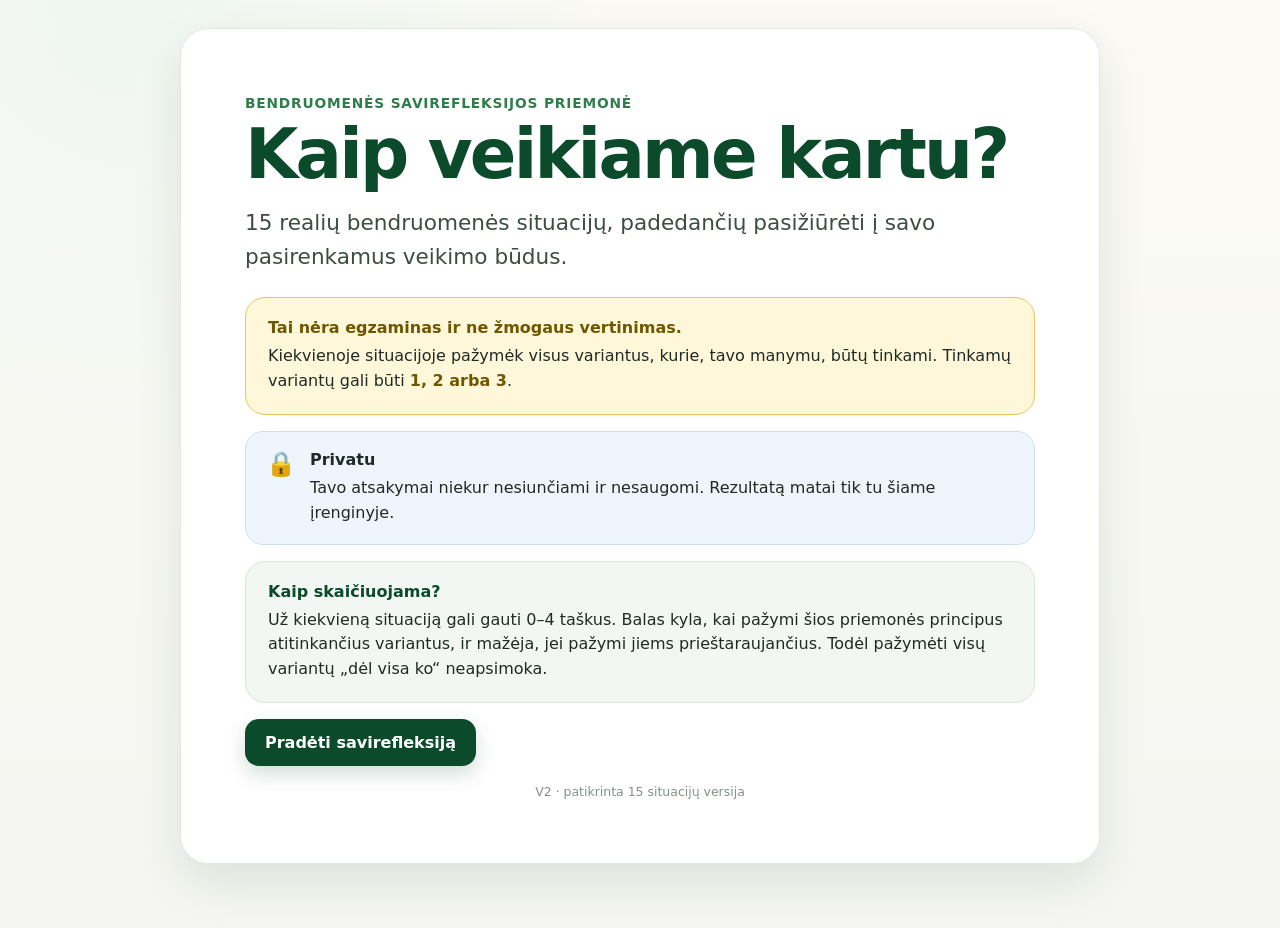
<file: kaip-veikiame-kartu/index.html>
<!doctype html>
<html lang="lt">
<head>
<meta charset="utf-8">
<meta name="viewport" content="width=device-width,initial-scale=1">
<meta name="theme-color" content="#0b4a2b">
<meta name="robots" content="noindex,nofollow">
<title>Kaip veikiame kartu? – savirefleksijos priemonė</title>
<link rel="stylesheet" href="style.css">
</head>
<body>
<main class="shell">
<section id="intro" class="screen active">
  <div class="card hero">
    <span class="eyebrow">Bendruomenės savirefleksijos priemonė</span>
    <h1>Kaip veikiame kartu?</h1>
    <p class="lead">15 realių bendruomenės situacijų, padedančių pasižiūrėti į savo pasirenkamus veikimo būdus.</p>
    <div class="notice">
      <strong>Tai nėra egzaminas ir ne žmogaus vertinimas.</strong>
      <p>Kiekvienoje situacijoje pažymėk visus variantus, kurie, tavo manymu, būtų tinkami. Tinkamų variantų gali būti <strong>1, 2 arba 3</strong>.</p>
    </div>
    <div class="privacy"><span>🔒</span><div><strong>Privatu</strong><p>Tavo atsakymai niekur nesiunčiami ir nesaugomi. Rezultatą matai tik tu šiame įrenginyje.</p></div></div>
    <div class="scoring-info"><strong>Kaip skaičiuojama?</strong><p>Už kiekvieną situaciją gali gauti 0–4 taškus. Balas kyla, kai pažymi šios priemonės principus atitinkančius variantus, ir mažėja, jei pažymi jiems prieštaraujančius. Todėl pažymėti visų variantų „dėl visa ko“ neapsimoka.</p></div>
    <button id="startBtn" class="btn primary">Pradėti savirefleksiją</button>
    <div class="version">V2 · patikrinta 15 situacijų versija</div>
  </div>
</section>

<section id="quiz" class="screen">
  <div class="topline"><button id="backBtn" class="btn ghost">← Atgal</button><span id="progressLabel"></span></div>
  <div class="progress"><div id="progressBar"></div></div>
  <article class="card question-card">
    <div id="questionNumber" class="question-number"></div>
    <h2 id="questionTitle"></h2>
    <p id="questionSituation" class="situation"></p>
    <p class="instruction">Pažymėk visus tinkamus variantus.<small>Gali būti 1, 2 arba 3 tinkami pasirinkimai.</small></p>
    <div id="options" class="options"></div>
    <p id="questionError" class="error"></p>
    <button id="nextBtn" class="btn primary wide">Tęsti →</button>
  </article>
</section>

<section id="results" class="screen">
  <div class="card results-head">
    <span class="eyebrow">Tavo rezultatas</span>
    <h1>Kaip veikiame kartu?</h1>
    <div class="score-circle"><span id="totalScore">0</span><small>/60</small></div>
    <h2 id="overallTitle"></h2>
    <p id="overallText" class="result-summary"></p>
    <p class="result-note">Šis rezultatas parodo tik tavo pasirinkimus šiame teste. Jis nenustato tavo asmenybės, gebėjimų ar vertės. Tikrasis iššūkis – kaip šiuos principus pritaikome realioje įtampoje, nuovargyje ar konflikte.</p>
  </div>
  <div id="categoryResults" class="category-grid"></div>
  <div class="reflection-box"><h2>Klausimas sau</h2><p id="reflectionPrompt"></p></div>
  <div class="actions"><button id="reviewBtn" class="btn secondary">Peržiūrėti savo pasirinkimus</button><button id="restartBtn" class="btn ghost">Pradėti iš naujo</button></div>
</section>

<section id="review" class="screen">
  <div class="card review-head">
    <button id="resultsBackBtn" class="btn ghost">← Į rezultatus</button>
    <span class="eyebrow">Atsakymų peržiūra</span>
    <h1>Tavo pasirinkimai</h1>
    <p>Čia nėra „gero“ ar „blogo“ žmogaus atsakymų. Gali pasižiūrėti, kur tavo pasirinkimai sutapo su šios priemonės principais, o kur verta apsvarstyti kitą perspektyvą.</p>
  </div>
  <div id="reviewList" class="review-list"></div>
</section>
</main>
<script src="data.js"></script>
<script src="app.js"></script>
</body>
</html>
</file>
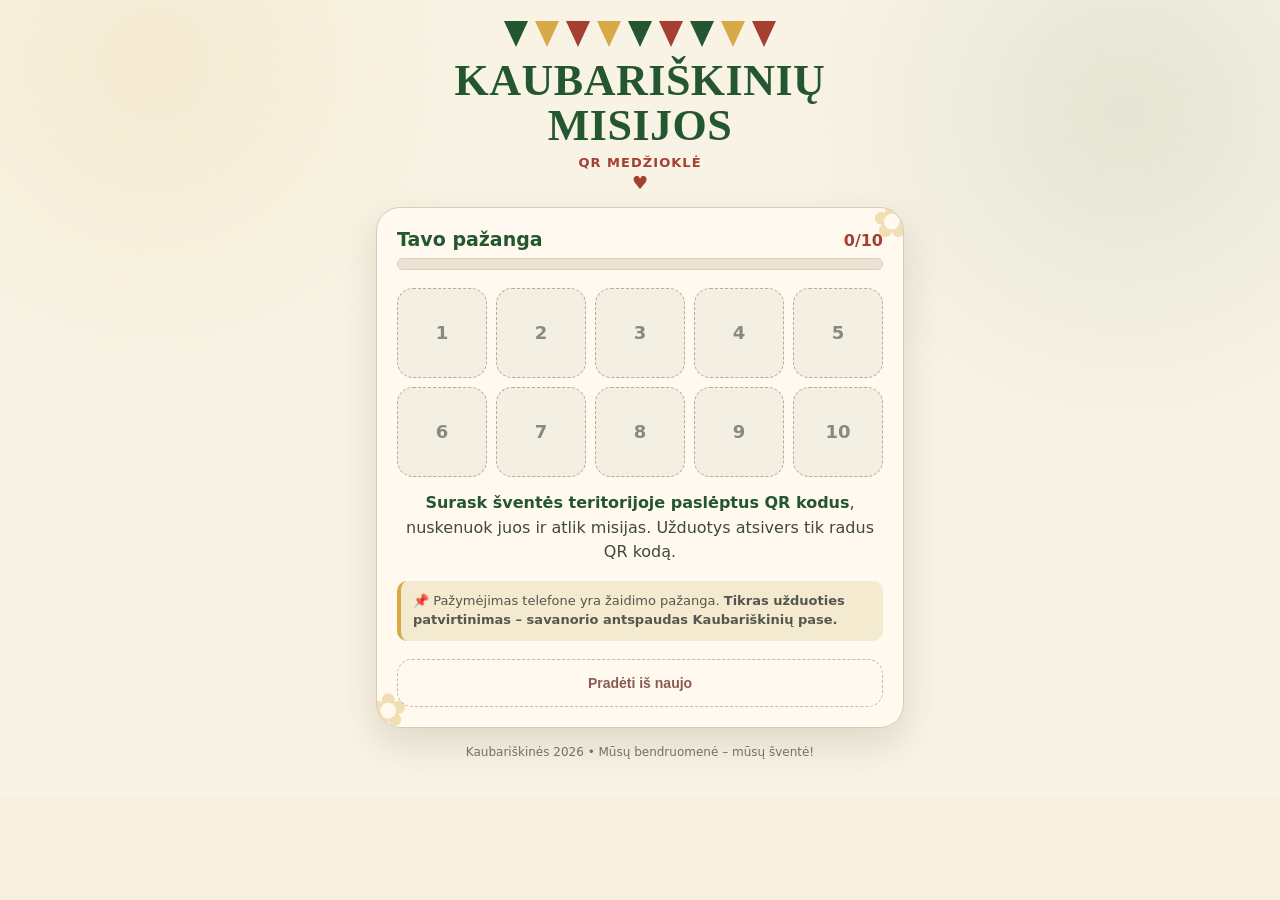
<file: misijos/index.html>
<!doctype html>
<html lang="lt">
<head>
  <meta charset="utf-8" />
  <meta name="viewport" content="width=device-width, initial-scale=1, viewport-fit=cover" />
  <meta name="theme-color" content="#f7f0df" />
  <meta name="description" content="Kaubariškinių QR misijų žaidimas" />
  <title>Kaubariškinių misijos</title>
  <style>
    :root{--cream:#f7f0df;--paper:#fffaf0;--green:#24562f;--green2:#377044;--red:#a43f31;--gold:#d7aa47;--ink:#263229;--muted:#6d746d;--line:#d8ccb1;--shadow:0 16px 38px rgba(59,48,31,.14)}
    *{box-sizing:border-box}
    html,body{margin:0;min-height:100%;background:var(--cream);color:var(--ink);font-family:system-ui,-apple-system,BlinkMacSystemFont,"Segoe UI",sans-serif}
    body{background-image:radial-gradient(circle at 12% 8%,rgba(215,170,71,.12),transparent 24%),radial-gradient(circle at 88% 14%,rgba(55,112,68,.10),transparent 25%),linear-gradient(rgba(255,255,255,.2),rgba(255,255,255,.2));}
    .wrap{max-width:560px;margin:0 auto;padding:18px 16px 36px}
    .bunting{display:flex;justify-content:center;gap:7px;margin:3px auto 10px;overflow:hidden;height:28px}
    .flag{width:24px;height:26px;clip-path:polygon(0 0,100% 0,50% 100%);background:var(--green)}
    .flag:nth-child(2n){background:var(--gold)}.flag:nth-child(3n){background:var(--red)}
    .brand{text-align:center;margin-bottom:14px}
    .brand h1{font-family:Georgia,serif;margin:0;color:var(--green);font-size:clamp(30px,8.5vw,44px);letter-spacing:.5px;line-height:1.02}
    .brand .sub{color:var(--red);font-weight:800;letter-spacing:.08em;text-transform:uppercase;margin-top:6px;font-size:13px}
    .brand .heart{color:var(--red);font-size:18px;margin-top:2px}
    .card{background:rgba(255,250,240,.96);border:1px solid var(--line);border-radius:24px;box-shadow:var(--shadow);padding:20px;position:relative;overflow:hidden}
    .card:before,.card:after{content:"✿";position:absolute;color:rgba(215,170,71,.34);font-size:46px}.card:before{left:-8px;bottom:-10px}.card:after{right:-8px;top:-14px}
    .progressHead{display:flex;align-items:flex-end;justify-content:space-between;gap:12px;margin-bottom:8px}
    .progressHead strong{color:var(--green);font-size:19px}.progressHead span{font-weight:800;color:var(--red)}
    .bar{height:12px;background:#ebe4d4;border-radius:999px;overflow:hidden;border:1px solid #ddd0b7}.bar>i{display:block;height:100%;background:linear-gradient(90deg,var(--green2),var(--gold));width:0%;transition:width .35s ease;border-radius:999px}
    .grid{display:grid;grid-template-columns:repeat(5,1fr);gap:9px;margin:18px 0 4px}
    .missionDot{aspect-ratio:1;border-radius:16px;border:1.5px dashed #b8ab90;background:#f4efe3;display:flex;align-items:center;justify-content:center;font-weight:900;color:#8b897f;font-size:18px;position:relative}
    .missionDot.done{background:#e1f0e3;border-style:solid;border-color:#8eb295;color:var(--green)}
    .missionDot.done:after{content:"✓";position:absolute;right:5px;top:2px;font-size:13px;color:var(--green)}
    .intro{text-align:center;line-height:1.55;margin:14px 4px 2px;color:#3f493f}.intro strong{color:var(--green)}
    .note{margin-top:16px;background:#f4ead0;border-left:4px solid var(--gold);padding:11px 12px;border-radius:10px;font-size:13px;line-height:1.45;color:#55574f}
    .btn{appearance:none;border:0;width:100%;border-radius:15px;padding:15px 16px;font-weight:900;font-size:16px;cursor:pointer;transition:.18s transform,.18s opacity;background:var(--green);color:#fff;box-shadow:0 7px 16px rgba(36,86,47,.18)}
    .btn:active{transform:scale(.985)}.btn.secondary{background:#f2ead9;color:var(--green);border:1px solid #d9cdb4;box-shadow:none}.btn.danger{background:transparent;color:#8a5a52;border:1px dashed #c9b7ad;box-shadow:none;font-size:14px}.btn[disabled]{opacity:.55;cursor:default}
    .homeReset{margin-top:18px}
    .missionTop{display:flex;align-items:center;justify-content:space-between;gap:12px;margin-bottom:16px}.badge{background:var(--green);color:white;padding:8px 12px;border-radius:999px;font-weight:900;letter-spacing:.05em;font-size:13px}.miniProgress{font-weight:800;color:var(--red);font-size:14px}
    .secret{text-align:center;padding:24px 4px 10px}.secret .gift{font-size:54px;filter:drop-shadow(0 8px 8px rgba(0,0,0,.10));animation:float 2.3s ease-in-out infinite}@keyframes float{50%{transform:translateY(-6px)}}
    .secret h2{font-family:Georgia,serif;color:var(--green);font-size:27px;margin:10px 0 8px}.secret p{color:var(--muted);margin:0 0 18px}
    .task{display:none;text-align:center;animation:reveal .38s ease both}@keyframes reveal{from{opacity:0;transform:translateY(10px) scale(.985)}to{opacity:1;transform:none}}
    .task.show{display:block}.taskIcon{font-size:54px;margin-top:4px}.task h2{font-family:Georgia,serif;color:var(--green);font-size:26px;line-height:1.1;margin:8px 0 10px}.taskText{font-size:19px;line-height:1.48;font-weight:650;margin:0 auto 18px;max-width:440px}.safety{font-size:13px;background:#fff3d5;border:1px solid #e3c572;padding:10px;border-radius:12px;margin:0 0 14px;color:#6e5826}
    .success{display:none;background:#e3f1e5;border:1px solid #a6c9ac;border-radius:16px;padding:15px;margin:14px 0;color:#244d2c;text-align:left;line-height:1.48}.success.show{display:block;animation:reveal .35s ease both}.success strong{display:block;font-size:19px;margin-bottom:3px}.afterActions{display:grid;gap:10px;margin-top:10px}
    .already{display:none;background:#e3f1e5;border:1px solid #a6c9ac;color:#24562f;border-radius:14px;padding:10px 12px;font-weight:800;text-align:center;margin-bottom:12px}.already.show{display:block}
    .modal{position:fixed;inset:0;background:rgba(24,34,27,.62);display:none;align-items:center;justify-content:center;padding:18px;z-index:20}.modal.show{display:flex}.modalBox{max-width:460px;width:100%;background:var(--paper);border-radius:24px;padding:26px 20px;box-shadow:0 24px 70px rgba(0,0,0,.28);text-align:center;border:2px solid var(--gold);animation:pop .35s ease both}@keyframes pop{from{opacity:0;transform:scale(.92)}to{opacity:1;transform:scale(1)}}.modalBox .emoji{font-size:58px}.modalBox h2{font-family:Georgia,serif;color:var(--green);font-size:28px;margin:6px 0 12px}.modalBox p{line-height:1.55;margin:0 0 18px}.confetti{position:fixed;inset:0;pointer-events:none;overflow:hidden;z-index:19}.confetti i{position:absolute;top:-20px;width:10px;height:18px;border-radius:3px;animation:fall 2.6s linear forwards}@keyframes fall{to{transform:translateY(110vh) rotate(760deg)}}
    .footer{text-align:center;font-size:12px;color:#777469;margin-top:16px;line-height:1.45}
    .hidden{display:none!important}
    @media (max-width:380px){.wrap{padding-left:12px;padding-right:12px}.card{padding:16px}.grid{gap:7px}.missionDot{border-radius:13px}.taskText{font-size:17px}}
  </style>
</head>
<body>
  <main class="wrap">
    <div class="bunting" aria-hidden="true"><i class="flag"></i><i class="flag"></i><i class="flag"></i><i class="flag"></i><i class="flag"></i><i class="flag"></i><i class="flag"></i><i class="flag"></i><i class="flag"></i></div>
    <header class="brand">
      <h1>KAUBARIŠKINIŲ MISIJOS</h1>
      <div class="sub">QR medžioklė</div>
      <div class="heart">♥</div>
    </header>

    <section id="homeView" class="card">
      <div class="progressHead"><strong>Tavo pažanga</strong><span id="homeCount">0/10</span></div>
      <div class="bar"><i id="homeBar"></i></div>
      <div class="grid" id="missionGrid" aria-label="Misijų pažanga"></div>
      <p class="intro"><strong>Surask šventės teritorijoje paslėptus QR kodus</strong>, nuskenuok juos ir atlik misijas. Užduotys atsivers tik radus QR kodą.</p>
      <div class="note">📌 Pažymėjimas telefone yra žaidimo pažanga. <strong>Tikras užduoties patvirtinimas – savanorio antspaudas Kaubariškinių pase.</strong></div>
      <button id="resetBtn" class="btn danger homeReset" type="button">Pradėti iš naujo</button>
    </section>

    <section id="missionView" class="card hidden">
      <div class="missionTop"><span id="missionBadge" class="badge">MISIJA 1</span><span id="miniCount" class="miniProgress">0/10 atlikta</span></div>
      <div id="already" class="already">✅ Ši misija jau pažymėta atlikta</div>
      <div id="secret" class="secret">
        <div class="gift">🎁</div>
        <h2>Radai slaptą misiją!</h2>
        <p>Pasiruošęs sužinoti, ką reikės padaryti?</p>
        <button id="openTask" class="btn" type="button">🎁 ATIDARYTI UŽDUOTĮ</button>
      </div>
      <div id="task" class="task">
        <div id="taskIcon" class="taskIcon">🌈</div>
        <h2 id="taskTitle"></h2>
        <p id="taskText" class="taskText"></p>
        <div id="safety" class="safety hidden">⚠️ Prie tvenkinio laikykis saugaus atstumo nuo vandens. Mažesni vaikai šią misiją atlieka su suaugusiuoju.</div>
        <button id="completeBtn" class="btn" type="button">✅ PAŽYMĖTI KAIP ATLIKTĄ</button>
        <div id="success" class="success"><strong>🎉 Misija atlikta!</strong>Dabar parodyk nuotrauką savanoriui ir gauk antspaudą savo Kaubariškinių pase.<br><b id="successCount"></b></div>
        <div class="afterActions"><button id="allBtn" class="btn secondary" type="button">Peržiūrėti visas misijas</button></div>
        <div class="note">Pažymėjimas telefone nepakeičia antspaudo pase.</div>
      </div>
    </section>
    <div class="footer">Kaubariškinės 2026 • Mūsų bendruomenė – mūsų šventė!</div>
  </main>

  <div id="finalModal" class="modal" role="dialog" aria-modal="true" aria-labelledby="finalTitle">
    <div class="modalBox">
      <div class="emoji">🎉🏆🎟️</div>
      <h2 id="finalTitle">VISOS KAUBARIŠKINIŲ MISIJOS ĮVEIKTOS!</h2>
      <p>Dabar parodyk savo Kaubariškinių pasą organizatoriams.<br><strong>Surinkai 10 antspaudų? Tavęs laukia loterijos bilietas!</strong> 🎟️</p>
      <button id="closeModal" class="btn" type="button">Puiku!</button>
    </div>
  </div>
  <div id="confetti" class="confetti"></div>

<script>
(() => {
  const STORAGE_KEY = 'kaubariskines_misijos_2026';
  const tasks = {
    1:{title:'SPALVŲ MEDŽIOTOJAS',text:'Susirask spalvingiausią vietą šventės teritorijoje ir pasidaryk selfie!',icon:'🌈'},
    2:{title:'SĖDĖK IR ŠYPSOKIS',text:'Susirask suoliuką, atsisėsk ir pasidaryk selfie!',icon:'🪑'},
    3:{title:'JUOKINGAS VEIDAS',text:'Padaryk pačią juokingiausią veido išraišką ir pasidaryk selfie!',icon:'😜'},
    4:{title:'MIRKTELĖK!',text:'Pasidaryk selfie užmerkęs vieną akį!',icon:'😉'},
    5:{title:'SURASK DRAUGĄ',text:'Susirask naują draugą šventėje ir kartu pasidarykite selfie!',icon:'🤝'},
    6:{title:'ĄŽUOLO DRAUGAS',text:'Susirask ąžuolą, paliesk jo kamieną ir pasidaryk selfie!',icon:'🌳'},
    7:{title:'LAPO IŠŠŪKIS',text:'Surask gražų nukritusį lapą, palaikyk jį prie veido ir pasidaryk selfie!',icon:'🍂'},
    8:{title:'PRIE TVENKINIO',text:'Nueik prie tvenkinio, surask vietą, iš kurios matosi salelė, ir pasidaryk selfie!',icon:'💧'},
    9:{title:'KAUBARIŠKINIŲ VARTAI',text:'Susirask šventės vartus ir pasidaryk selfie taip, kad nuotraukoje matytųsi užrašas „KAUBARIŠKINĖS“!',icon:'🎪'},
    10:{title:'DJ FONE',text:'Susirask DJ ir pasidaryk selfie taip, kad DJ matytųsi nuotraukos fone!',icon:'🎧'}
  };
  const $=id=>document.getElementById(id);
  function load(){
    try{const raw=JSON.parse(localStorage.getItem(STORAGE_KEY)||'[]');if(!Array.isArray(raw))return[];return [...new Set(raw.map(Number).filter(n=>n>=1&&n<=10))].sort((a,b)=>a-b)}catch(e){return[]}
  }
  function save(done){localStorage.setItem(STORAGE_KEY,JSON.stringify(done))}
  let done=load();
  const params=new URLSearchParams(location.search);const mission=Number(params.get('m'));const valid=Number.isInteger(mission)&&tasks[mission];
  function countUI(){const n=done.length;$('homeCount').textContent=`${n}/10`;$('homeBar').style.width=`${n*10}%`;$('miniCount').textContent=`${n}/10 atlikta`;renderGrid()}
  function renderGrid(){const g=$('missionGrid');g.innerHTML='';for(let i=1;i<=10;i++){const d=document.createElement('div');d.className='missionDot'+(done.includes(i)?' done':'');d.textContent=i;d.setAttribute('aria-label',`Misija ${i}: ${done.includes(i)?'atlikta':'neatlikta'}`);g.appendChild(d)}}
  function goHome(){history.replaceState({},'',location.pathname);$('missionView').classList.add('hidden');$('homeView').classList.remove('hidden');countUI();window.scrollTo({top:0,behavior:'smooth'})}
  function reveal(){ $('secret').classList.add('hidden');$('task').classList.add('show'); }
  function showMission(){
    $('homeView').classList.add('hidden');$('missionView').classList.remove('hidden');$('missionBadge').textContent=`MISIJA ${mission}`;$('taskIcon').textContent=tasks[mission].icon;$('taskTitle').textContent=tasks[mission].title;$('taskText').textContent=tasks[mission].text;
    if(mission===8)$('safety').classList.remove('hidden');
    if(done.includes(mission)){$('already').classList.add('show');reveal();$('completeBtn').disabled=true;$('completeBtn').textContent='✅ JAU ATLIKTA';}
    countUI();
  }
  function confetti(){const c=$('confetti');c.innerHTML='';const colors=['#24562f','#a43f31','#d7aa47','#6c8f67'];for(let i=0;i<46;i++){const p=document.createElement('i');p.style.left=Math.random()*100+'vw';p.style.background=colors[i%colors.length];p.style.animationDelay=(Math.random()*.55)+'s';p.style.transform=`rotate(${Math.random()*180}deg)`;c.appendChild(p)}setTimeout(()=>c.innerHTML='',3400)}
  function final(){confetti();$('finalModal').classList.add('show')}
  $('openTask').addEventListener('click',reveal);
  $('completeBtn').addEventListener('click',()=>{if(!done.includes(mission)){done.push(mission);done.sort((a,b)=>a-b);save(done);countUI();$('successCount').textContent=`Tavo pažanga: ${done.length}/10`;$('success').classList.add('show');$('completeBtn').disabled=true;$('completeBtn').textContent='✅ ATLIKTA';if(done.length===10)setTimeout(final,450)}});
  $('allBtn').addEventListener('click',goHome);
  $('closeModal').addEventListener('click',()=>{$('finalModal').classList.remove('show');goHome()});
  $('resetBtn').addEventListener('click',()=>{if(confirm('Ar tikrai nori ištrinti visas šiame telefone pažymėtas misijas ir pradėti iš naujo?')){localStorage.removeItem(STORAGE_KEY);done=[];countUI()}});
  countUI(); if(valid)showMission(); else {$('homeView').classList.remove('hidden');$('missionView').classList.add('hidden')}
})();
</script>
</body>
</html>
</file>
<file: kaip-veikiame-kartu/style.css>
:root{
 --green:#0b4a2b;--green2:#2f7d4a;--ink:#1f2a24;--muted:#627068;--line:#dce4de;
 --blue:#1557a2;--blueSoft:#eef5fc;--yellow:#fff7da;--yellowLine:#e7c85c;
 --red:#b93c30;--redSoft:#fff0ed;--white:#fff;--shadow:0 18px 48px rgba(21,46,31,.10)
}
*{box-sizing:border-box}
html{scroll-behavior:smooth}
body{margin:0;font-family:Inter,ui-sans-serif,system-ui,-apple-system,BlinkMacSystemFont,"Segoe UI",sans-serif;
background:radial-gradient(circle at 10% 0%,#eff7f0 0,transparent 32%),linear-gradient(180deg,#fbfaf5 0%,#f5f6f1 100%);
color:var(--ink);min-height:100vh}
button,input{font:inherit}.shell{width:min(920px,calc(100% - 28px));margin:0 auto;padding:28px 0 64px}
.screen{display:none}.screen.active{display:block}.card{background:rgba(255,255,255,.97);border:1px solid rgba(11,74,43,.12);
border-radius:28px;box-shadow:var(--shadow)}
.hero{padding:clamp(28px,6vw,64px)}
.eyebrow{display:inline-block;color:var(--green2);font-size:.86rem;font-weight:800;letter-spacing:.06em;text-transform:uppercase;margin-bottom:10px}
h1,h2,h3,p{margin-top:0}
h1{font-size:clamp(2.25rem,7vw,4.3rem);line-height:.98;letter-spacing:-.04em;color:var(--green);margin-bottom:18px}
.lead{font-size:clamp(1.08rem,2.5vw,1.35rem);line-height:1.55;color:#3d4d44;max-width:730px}
.notice,.scoring-info{margin:24px 0 16px;padding:20px 22px;border-radius:20px}
.notice{background:var(--yellow);border:1px solid var(--yellowLine)}
.notice strong{color:#6f5700}.notice p,.privacy p,.scoring-info p{margin:7px 0 0;line-height:1.55}
.privacy{display:flex;gap:14px;align-items:flex-start;padding:18px 20px;border-radius:18px;background:var(--blueSoft);border:1px solid #cddff0;margin-bottom:16px}
.privacy>span{font-size:1.5rem}
.scoring-info{background:#f3f7f3;border:1px solid #d7e4da;margin-top:0}
.scoring-info strong{color:var(--green)}
.btn{border:0;border-radius:14px;padding:14px 20px;font-weight:800;cursor:pointer;transition:.15s ease}
.btn:hover{transform:translateY(-1px)}.primary{background:var(--green);color:white;box-shadow:0 8px 20px rgba(11,74,43,.18)}
.secondary{background:var(--blue);color:white}.ghost{background:#eef1ee;color:#2b3b32}.wide{width:100%;margin-top:18px}
.topline{display:flex;justify-content:space-between;align-items:center;margin:0 2px 10px;font-weight:800;color:var(--green)}
.progress{height:10px;background:#dfe6e1;border-radius:99px;overflow:hidden;margin-bottom:18px}
#progressBar{height:100%;width:0;background:linear-gradient(90deg,var(--green2),#64a66f);transition:width .25s ease}
.question-card{padding:clamp(24px,5vw,42px)}
.question-number{font-weight:900;color:var(--blue);font-size:.86rem;text-transform:uppercase;letter-spacing:.08em;margin-bottom:8px}
.question-card h2{font-size:clamp(1.55rem,4vw,2.35rem);line-height:1.12;color:var(--green);margin-bottom:14px}
.situation{font-size:1.08rem;line-height:1.55;color:#39483f}
.instruction{font-size:.94rem;color:var(--muted);margin:24px 0 10px;font-weight:700}
.instruction small{display:block;font-weight:600;margin-top:4px;color:#758178}
.options{display:grid;gap:12px}
.option{position:relative;display:flex;gap:14px;align-items:flex-start;border:1.5px solid var(--line);border-radius:18px;padding:16px 17px;background:white;cursor:pointer;transition:.15s ease}
.option:hover{border-color:#9ebca8;background:#fbfefc}.option.selected{border-color:var(--green2);background:#f0f8f1;box-shadow:0 0 0 2px rgba(47,125,74,.08)}
.option input{position:absolute;opacity:0;pointer-events:none}.option-letter{width:34px;height:34px;border-radius:10px;background:#edf1ee;color:var(--green);font-weight:900;display:grid;place-items:center;flex:0 0 34px;border:1px solid #d7dfd9}
.option.selected .option-letter{background:var(--green);color:white}.option-text{line-height:1.48}.error{min-height:22px;color:var(--red);font-weight:700;margin:12px 2px 0}
.results-head{padding:clamp(28px,6vw,54px);text-align:center}.results-head h1{font-size:clamp(2rem,6vw,3.4rem)}
.score-circle{width:148px;height:148px;border-radius:50%;margin:24px auto;display:flex;align-items:baseline;justify-content:center;gap:4px;padding-top:44px;background:conic-gradient(var(--green2) 0deg,#e8eee9 0deg);box-shadow:inset 0 0 0 14px white,0 10px 30px rgba(11,74,43,.12);border:1px solid #d7e2da}
.score-circle span{font-size:2.6rem;font-weight:900;color:var(--green)}.score-circle small{font-size:1rem;color:var(--muted);font-weight:800}
.results-head h2{font-size:1.6rem;color:var(--green);margin-bottom:10px}.result-summary{font-size:1.06rem;line-height:1.6;max-width:720px;margin:0 auto 14px}
.result-note{font-size:.92rem;line-height:1.5;color:var(--muted);max-width:720px;margin:0 auto}
.category-grid{display:grid;gap:14px;margin:18px 0}.category-card{background:white;border:1px solid var(--line);border-radius:20px;padding:20px;box-shadow:0 8px 24px rgba(25,49,34,.05)}
.category-top{display:flex;justify-content:space-between;gap:14px;align-items:flex-start}.category-card h3{font-size:1.04rem;color:var(--green);margin-bottom:8px}
.category-score{font-weight:900;color:var(--blue);white-space:nowrap}.meter{height:10px;background:#e7ece8;border-radius:99px;overflow:hidden;margin:9px 0 13px}
.meter>div{height:100%;background:linear-gradient(90deg,var(--green2),#76ae7f);border-radius:99px}.category-card p{margin:0;color:#45544a;line-height:1.52;font-size:.95rem}
.reflection-box{background:var(--blueSoft);border:1px solid #c9ddef;border-radius:20px;padding:24px;margin:18px 0}.reflection-box h2{color:var(--blue);font-size:1.2rem;margin-bottom:8px}
.reflection-box p{margin:0;font-size:1.08rem;line-height:1.5;font-weight:700}.actions{display:flex;gap:10px;justify-content:center;flex-wrap:wrap;margin-top:20px}
.review-head{padding:28px;margin-bottom:16px}.review-head .btn{margin-bottom:20px}.review-head h1{font-size:clamp(2rem,5vw,3rem)}
.review-head p{line-height:1.55;color:#46554b;max-width:760px}.review-list{display:grid;gap:14px}.review-item{background:white;border:1px solid var(--line);border-radius:20px;padding:20px;box-shadow:0 8px 24px rgba(25,49,34,.05)}
.review-item h3{color:var(--green);margin-bottom:8px}.small-situation{color:#4a594f;line-height:1.5;margin-bottom:14px}
.review-status{display:inline-flex;align-items:center;gap:7px;border-radius:999px;padding:7px 10px;font-size:.83rem;font-weight:900;margin-bottom:12px}
.review-status.full{background:#e9f6eb;color:#1f6a39}.review-status.partial{background:#fff5d9;color:#7a5a00}.review-status.low{background:var(--redSoft);color:#9f3026}
.choice-list{display:grid;gap:7px;margin:10px 0 14px}.choice-line{padding:10px 12px;border-radius:12px;font-size:.92rem;line-height:1.42;border:1px solid transparent}
.choice-line.good{background:#eef8ef;border-color:#cce3d0}.choice-line.missed{background:#fff8e6;border-color:#eed99d}.choice-line.bad{background:#fff0ed;border-color:#f0c5bf}.choice-line.neutral{background:#f6f7f5;border-color:#e1e5e2}
.explanation{background:#f7faf7;border-left:4px solid var(--green2);padding:13px 14px;border-radius:10px;line-height:1.52;color:#3d4d43}
.version{font-size:.78rem;color:#869087;margin-top:18px;text-align:center}
@media(max-width:620px){.shell{width:min(100% - 18px,920px);padding-top:12px}.card{border-radius:20px}.hero{padding:26px 20px}.question-card{padding:22px 16px}.option{padding:14px 13px}.topline .btn{padding:10px 12px}.category-top{display:block}.category-score{display:block;margin-bottom:7px}}
</file>
